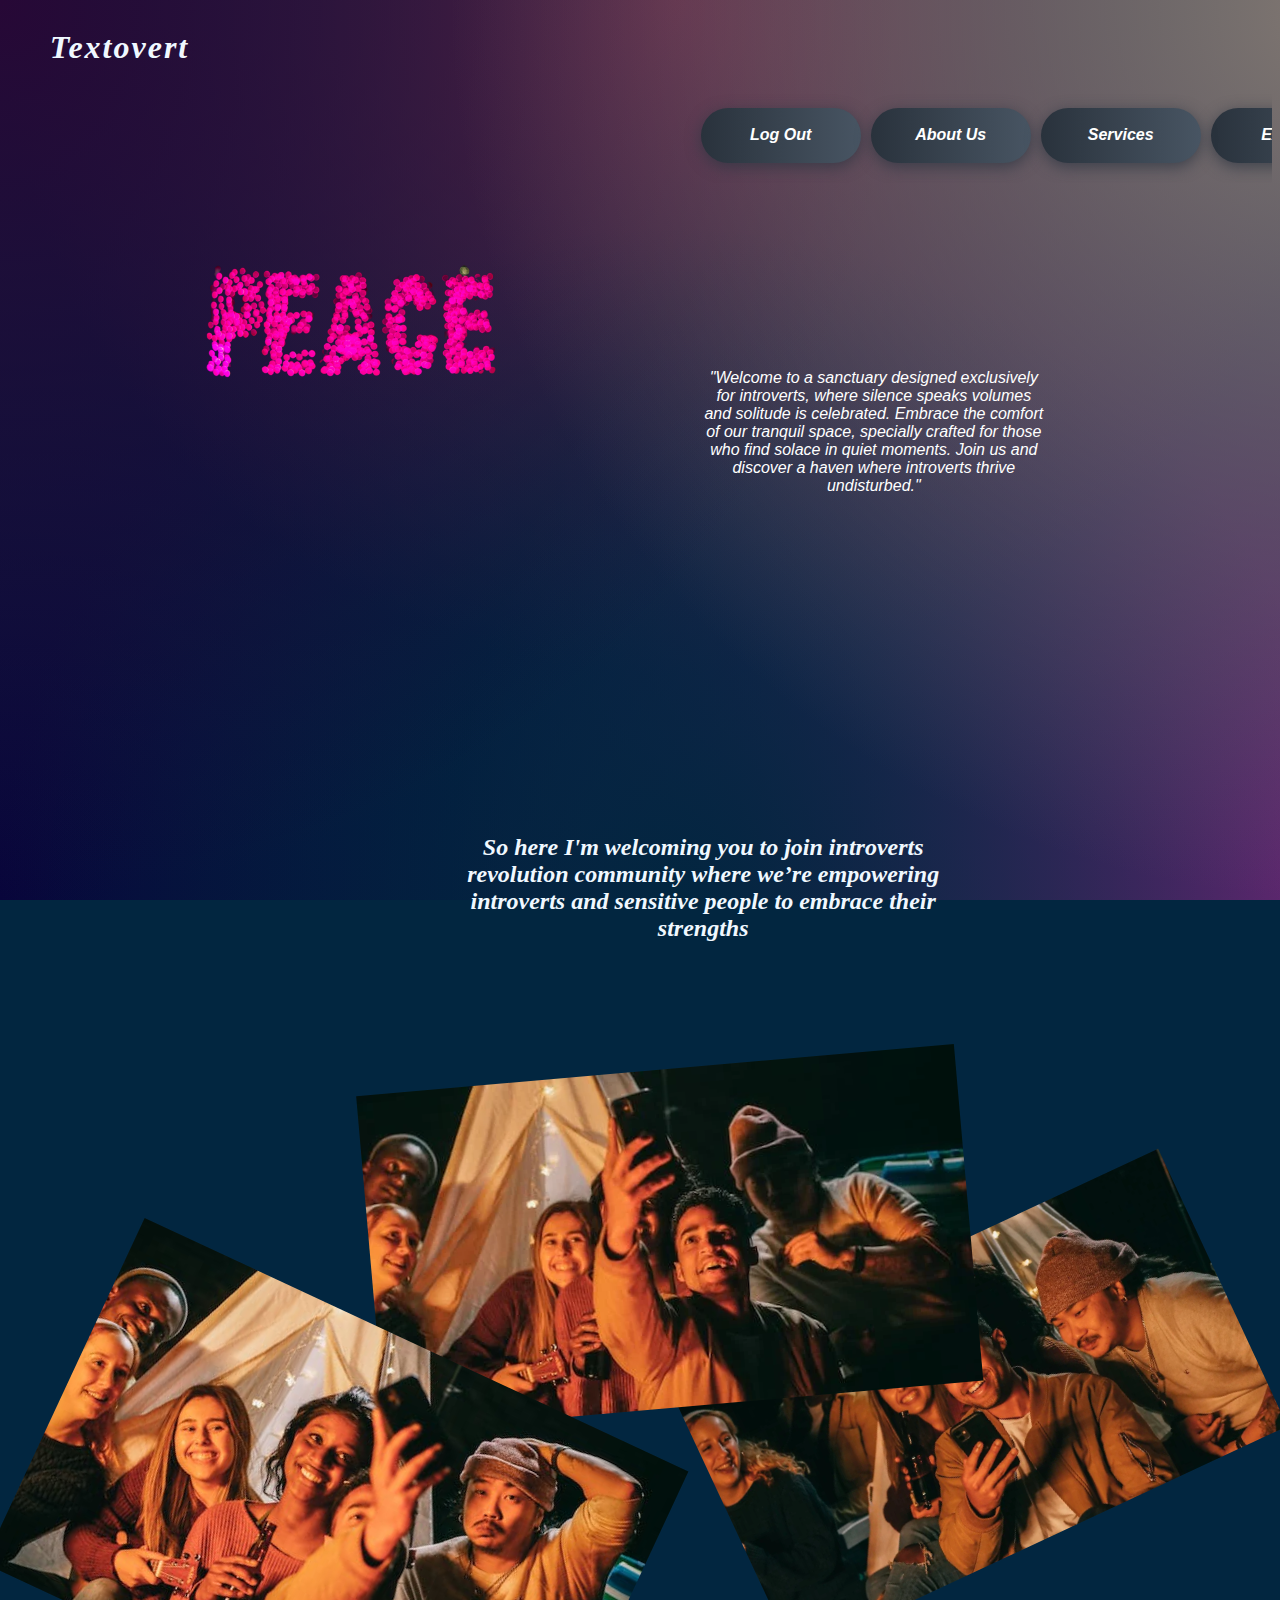
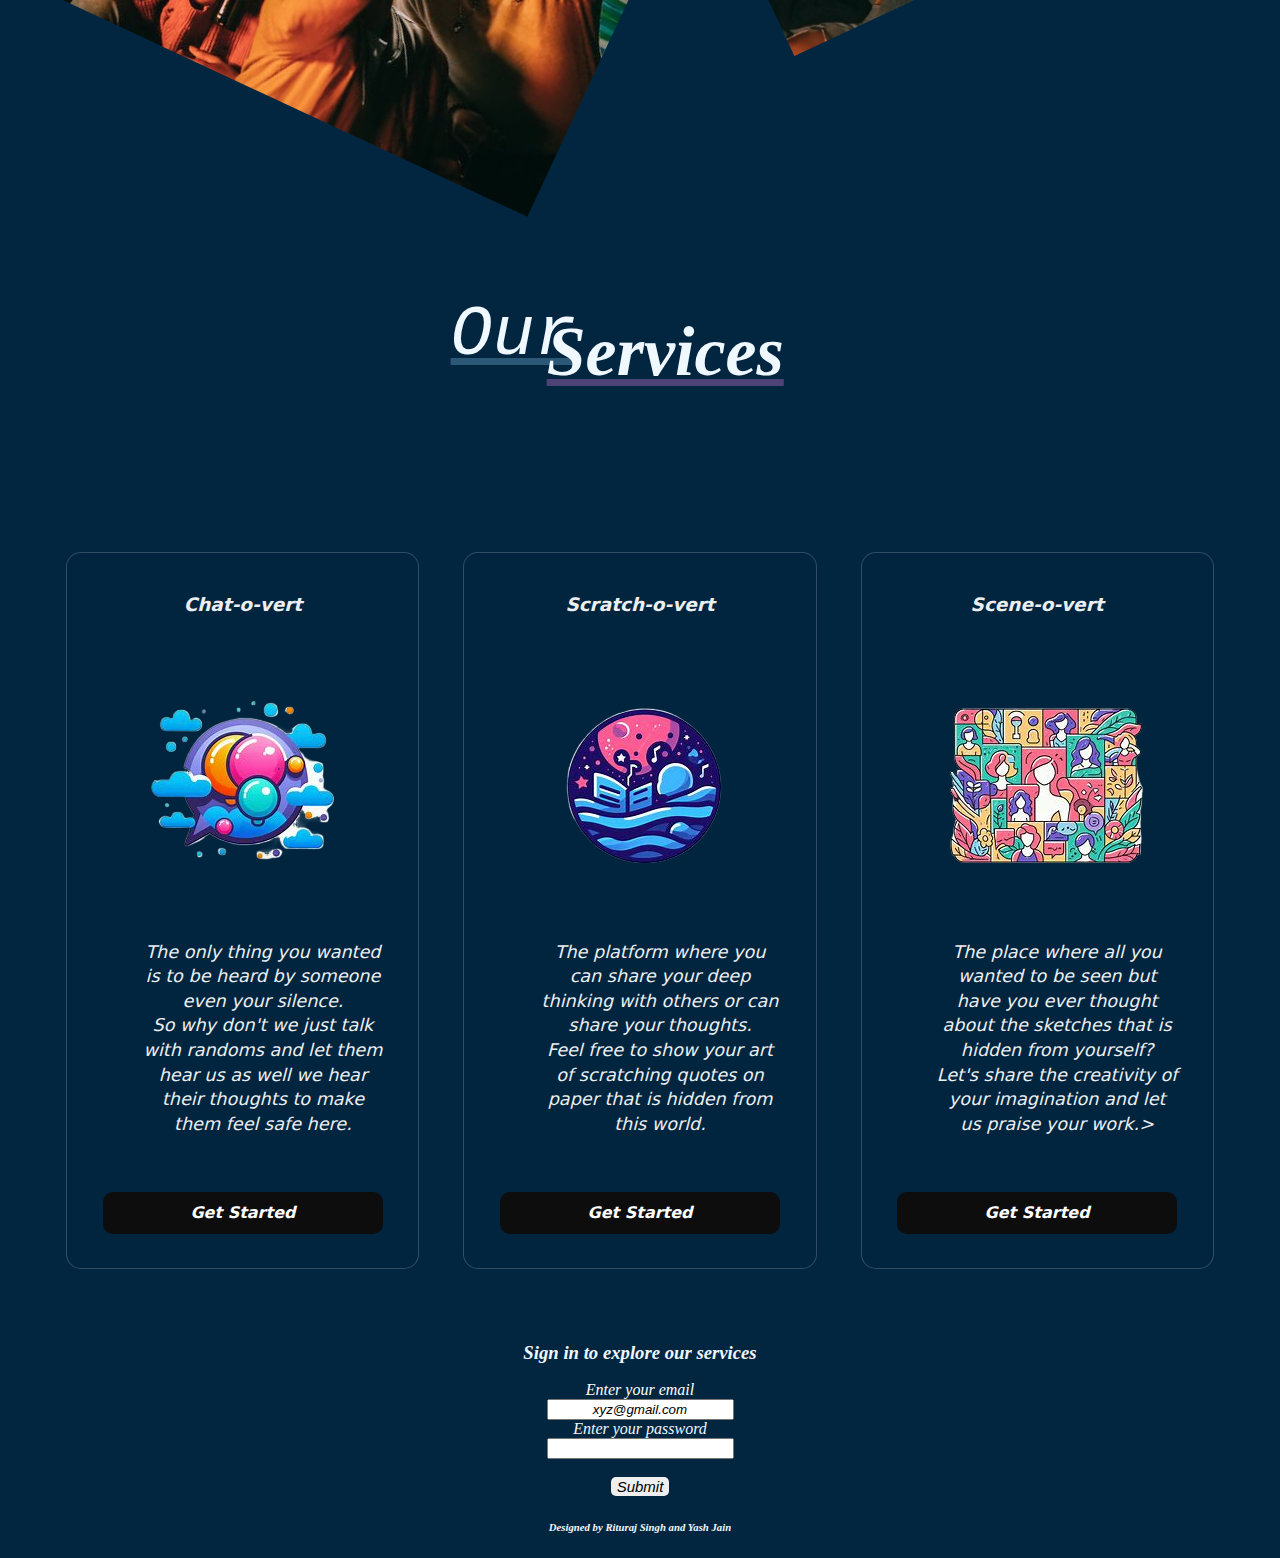
<file: templates/index.html>
<!DOCTYPE html>
    <head>
        <title>Textovert</title>
    </head>
    <link rel="stylesheet" href="/static/style.css">
<body>
    <div class="intro_part">
    <div class="bg">
    <div class="upper_head">
        <div class="t">
<h1>Textovert</h1></div>
<div class="menuBar">
    <div class="sign"><a href="/logout"><button class="bn632-hover bn25">Log Out</button></a></div>
    <div class="about"><a href="/about"><button class="bn632-hover bn25">About Us</button></div></a>
    <div class="ser"><a href="/sign"><button class="bn632-hover bn25">Services</button></div></a>
    <div class="#"><a href="#form"><button class="bn632-hover bn25">Explore</button></div></a>
  </div></div>
  <div class="intro">
    <img src="/static/pexels-jonathan-meyer-752473.png">
  </div>
<p>"Welcome to a sanctuary designed exclusively for introverts, where silence speaks volumes and solitude is celebrated. Embrace the comfort of our tranquil space, specially crafted for those who find solace in quiet moments. Join us and discover a haven where introverts thrive undisturbed."
</p>
</div>
    <br>
    <div class="two"><h2>So here I'm welcoming you to join introverts revolution community where we’re empowering introverts and sensitive people to embrace their strengths</h2></div>
     <div class="pic"><img src="/static/pexels-photo-7149136.webp">
     </div> <div class="pic1">
        <img src="/static/pexels-photo-7149138.webp"></div>
    <div class="pic2">
    <img src="/static/pexels-photo-7149140.jpeg"></div>    
<h1 class="serv_head">Our</h1><h1 class="serv_head1">Services</h1>
<div class="service">
    <main class="main flow">
        <div class="main__ser_prs ser_prs">
          <div class="ser_prs__inner">
            <div class="ser_prs__ser_pr ser_pr">
              <h2 class="ser_pr__heading">Chat-o-vert</h2>
              <img class="ser_pr__img"><img src="/static/OIG.png">
              <ul role="list" class="ser_pr__bullets flow">
                <li>The only thing you wanted is to be heard by someone even your silence.<br>
                    So why don't we just talk with randoms and let them hear us as well we hear their thoughts to make them feel safe here.</li>
              </ul>
              <a href="#" class="ser_pr__cta cta">Get Started</a>
            </div>
      
            <div class="ser_prs__ser_pr ser_pr">
              <h2 class="ser_pr__heading">Scratch-o-vert</h2>
              <img class="ser_pr__img"><img src="/static/OIG (1).png">
              <ul role="list" class="ser_pr__bullets flow">
                <li>The platform where you can share your deep thinking with others or can share your thoughts.<br>
                    Feel free to show your art of scratching quotes on paper that is hidden from this world.</li>
              </ul>
              <a href="#" class="ser_pr__cta cta">Get Started</a>
            </div>
            <div class="ser_prs__ser_pr ser_pr">
              <h2 class="ser_pr__heading">Scene-o-vert</h2>
              <img class="ser_pr__img"><img src="/static/OIG (1) (1).png">
              <ul role="list" class="ser_pr__bullets flow">
                <li>The place where all you wanted to be seen but have you ever thought about the sketches that is hidden from yourself?<br>
                    Let's share the creativity of your imagination and let us praise your work.></li>
              </ul>
              <a href="#" class="ser_pr__cta cta">Get Started</a>
            </div>
          </div>
          
          <div class="overlay ser_prs__inner"></div>
        </div>
      </main>
</div>
<script>
console.clear();

const ser_prsContainer = document.querySelector(".ser_prs");
const ser_prsContainerInner = document.querySelector(".ser_prs__inner");
const ser_prs = Array.from(document.querySelectorAll(".ser_pr"));
const overlay = document.querySelector(".overlay");

const applyOverlayMask = (e) => {
  const overlayEl = e.currentTarget;
  const x = e.pageX - ser_prsContainer.offsetLeft;
  const y = e.pageY - ser_prsContainer.offsetTop;

  overlayEl.style = `--opacity: 1; --x: ${x}px; --y:${y}px;`;
};

const createOverlayCta = (overlayser_pr, ctaEl) => {
  const overlayCta = document.createElement("div");
  overlayCta.classList.add("cta");
  overlayCta.textContent = ctaEl.textContent;
  overlayCta.setAttribute("aria-hidden", true);
  overlayser_pr.append(overlayCta);
};

const observer = new ResizeObserver((entries) => {
  entries.forEach((entry) => {
    const ser_prIndex = ser_prs.indexOf(entry.target);
    let width = entry.borderBoxSize[0].inlineSize;
    let height = entry.borderBoxSize[0].blockSize;

    if (ser_prIndex >= 0) {
      overlay.children[ser_prIndex].style.width = `${width}px`;
      overlay.children[ser_prIndex].style.height = `${height}px`;
    }
    const exploreButton = document.querySelector('.menuBar .explore-btn');

exploreButton.addEventListener('click', function(event) {
    event.preventDefault(); // Prevent the default behavior of the link click

    const formSection = document.getElementById('form');
    formSection.scrollIntoView({
        behavior: 'smooth' // Use smooth scrolling behavior
    });
});
  });
});

const initOverlayser_pr = (ser_prEl) => {
  const overlayser_pr = document.createElement("div");
  overlayser_pr.classList.add("ser_pr");
  createOverlayCta(overlayser_pr, ser_prEl.lastElementChild);
  overlay.append(overlayser_pr);
  observer.observe(ser_prEl);
};

ser_prs.forEach(initOverlayser_pr);
document.body.addEventListener("pointermove", applyOverlayMask);

      </script>
<footer class="Explore" action="#" method="post">
   <div class="expl"><h3>Sign in to explore our services</h3></div>
   <div class="Explore" id="form"> 
   <form id="#form">
        <label for="uname" class="email">Enter your email</label><br>
        <input type="email" id="uname" value="xyz@gmail.com"><br>
        <label for="pass" class="pass">Enter your password</label><br>
        <input type="password" id="pass"><br><br>
        <input type="submit" class="sub" value="Submit">
    </form></div>
</div>
<div class="closing">
    <h6>Designed by Rituraj Singh<a href="#"></a> and Yash Jain<a href="#"></a></h6>
</div></footer>
</body>
</html>
</file>
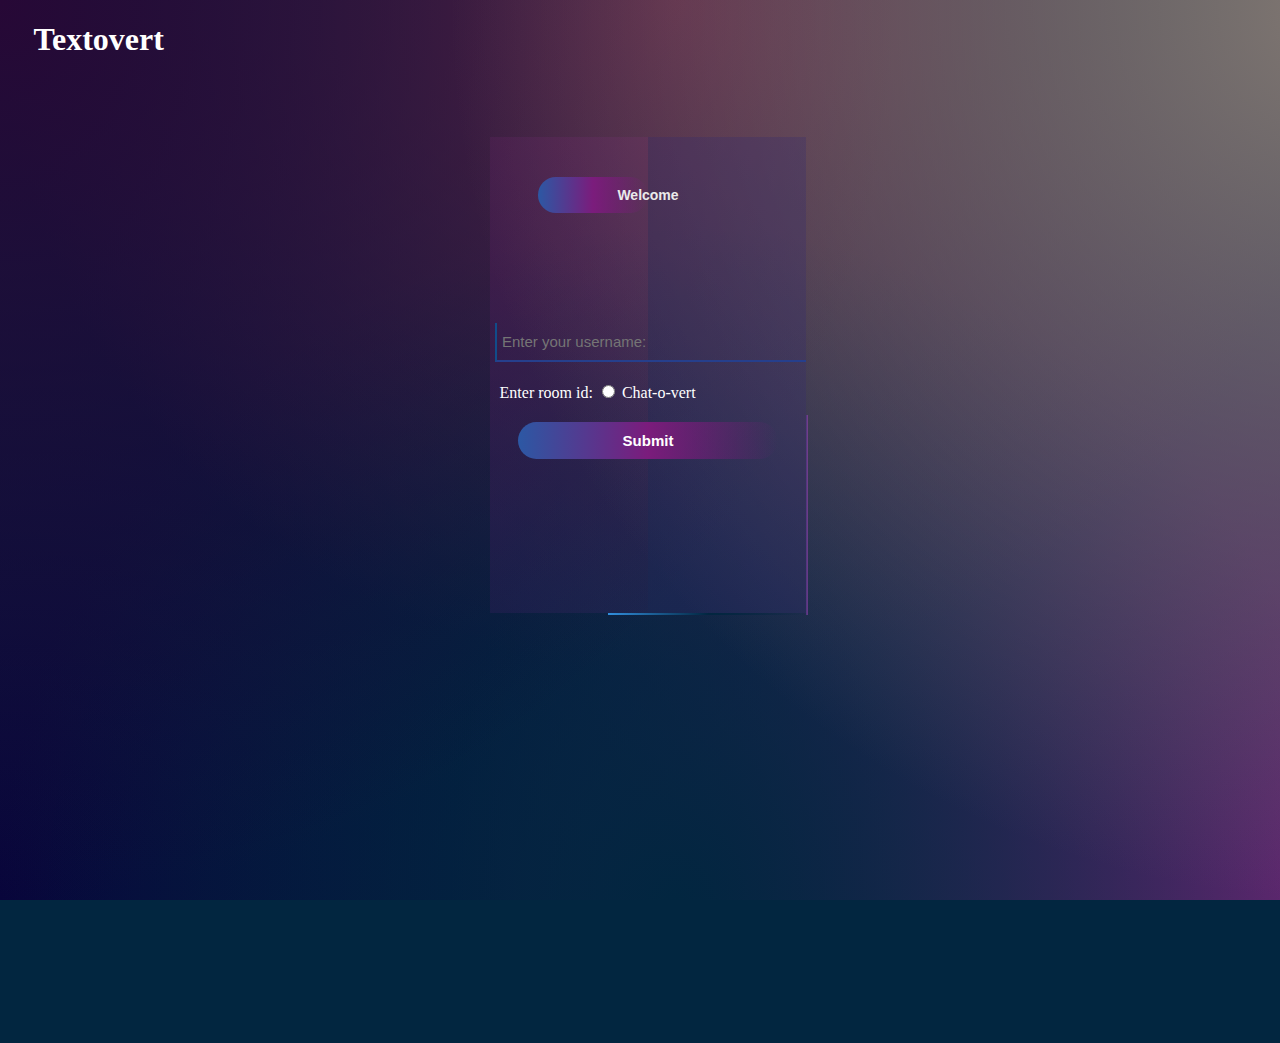
<file: templates/chat-o-vert.html>
<!DOCTYPE html>
<html lang="en">
<head>
    <meta charset="UTF-8">
    <title>Chat-o-vert</title>
    <link rel="stylesheet" href="/static/signup.css">
</head>
<body>
<div class="heading">
    <h1>
        Textovert
    </h1>
</div>
<div class="hero">
    <div class="main-box">
        <div class="form-box">
            <div id="after"></div>
            <div class="button-box">
                <div class="btn" id="btn"></div>
                <button id="log" type="button" class="toggle-btn" onclick="login()">Welcome</button>
            </div>
            <form action="/chat" class="form">
                <div>
                    <input type="text" name="username" class="input-field" placeholder="Enter your username:">
                </div>
                <div class="room">
                    <label>Enter room id:</label>
                    <input type="radio" name="room" value="Chat-o-vert">
                    <label for="Chat-o-vert">Chat-o-vert</label>
                </div>
                <button type="submit" class="submit-btn">Submit</button>
            </form>
        </div>
        <span class="sp sp-t"></span>
        <span class="sp sp-r"></span>
        <span class="sp sp-b"></span>
        <span class="sp sp-l"></span>
    </div>
</div>
<script>
    let x = document.getElementById("login");
    let y = document.getElementById("register");
    let z = document.getElementById("btn");
    let log = document.getElementById("log");
    let reg = document.getElementById("reg");
    let after = document.getElementById("after");

    function register() {
        x.style.left = "-500px";
        y.style.left = "0px";
        z.style.left = "110px";
        log.style.color = "rgb(234, 234, 235)";
        reg.style.color = "#252525";
        after.style.left = "0";
        after.style.top = "0";
    }
    function login() {
        x.style.left = "0px";
        y.style.left = "500px";
        z.style.left = "0px";
        reg.style.color = "rgb(234, 234, 235)";
        log.style.color = "#252525";
        after.style.left = "50%";
        after.style.top = "0";

    }
</script>
</body>
</html>
</file>
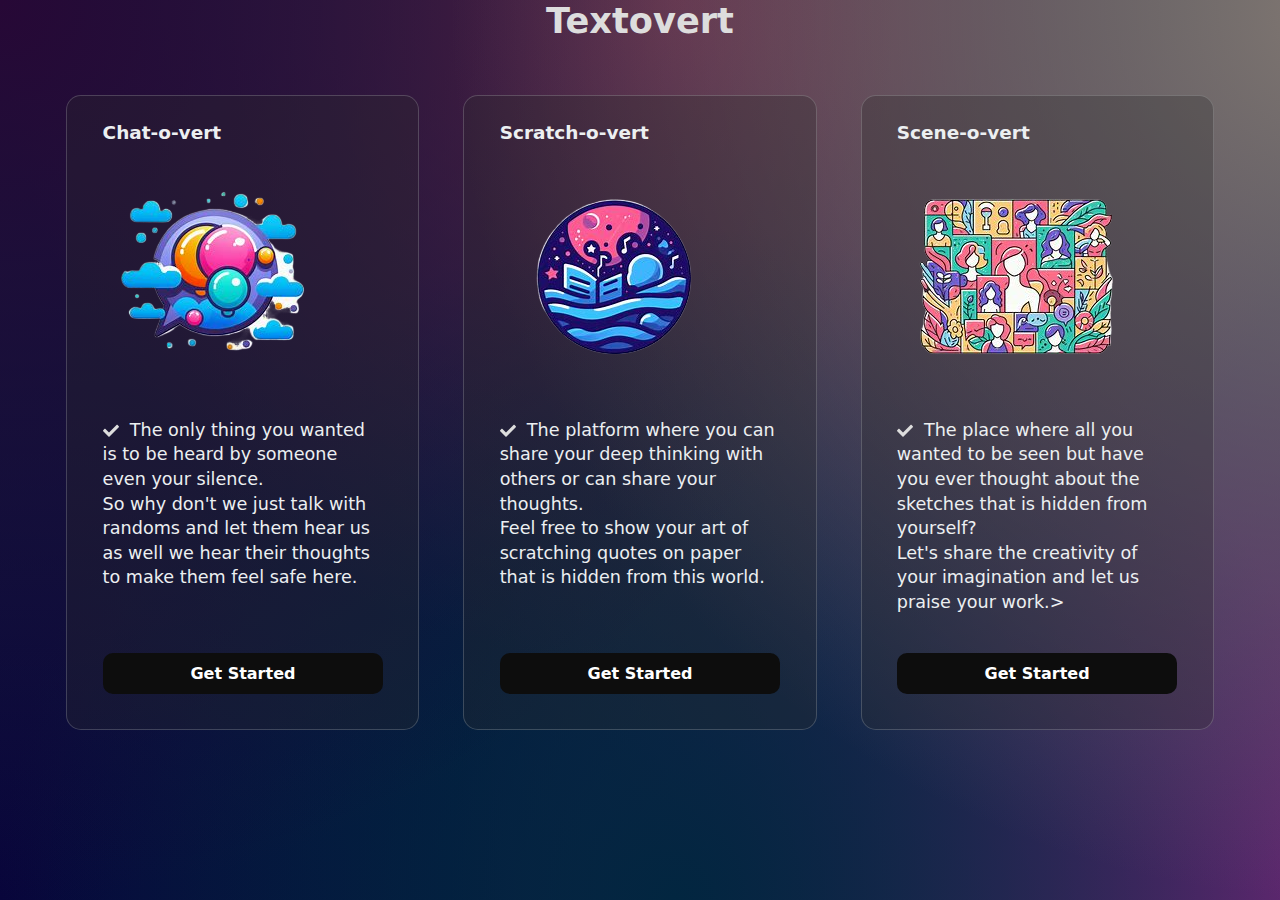
<file: templates/services.html>
<!DOCTYPE html>
<html lang="en">
<head>
    <meta charset="UTF-8">
    <meta name="viewport" content="width=device-width, initial-scale=1.0">
    <title>Services</title>
    <link rel="stylesheet" href="/static/services.css">
</head>
<body>
    <h1>Textovert</h1>
    <main class="main flow">
        <div class="main__ser_prs ser_prs">
          <div class="ser_prs__inner">
            <div class="ser_prs__ser_pr ser_pr">
              <h2 class="ser_pr__heading">Chat-o-vert</h2>
              <p class="ser_pr__img"><img src="/static/OIG.png"></p>
              <ul role="list" class="ser_pr__bullets flow">
                <li>The only thing you wanted is to be heard by someone even your silence.<br>
                    So why don't we just talk with randoms and let them hear us as well we hear their thoughts to make them feel safe here.</li>
              </ul>
              <a href="/chat-o-vert" class="ser_pr__cta cta">Get Started</a>
            </div>
      
            <div class="ser_prs__ser_pr ser_pr">
              <h2 class="ser_pr__heading">Scratch-o-vert</h2>
              <p class="ser_pr__img"><img src="/static/OIG (1).png"></p>
              <ul role="list" class="ser_pr__bullets flow">
                <li>The platform where you can share your deep thinking with others or can share your thoughts.<br>
                    Feel free to show your art of scratching quotes on paper that is hidden from this world.</li>
              </ul>
              <a href="#" class="ser_pr__cta cta">Get Started</a>
            </div>
      
            <div class="ser_prs__ser_pr ser_pr">
              <h2 class="ser_pr__heading">Scene-o-vert</h2>
              <p class="ser_pr__img"><img src="/static/OIG (1) (1).png"></p>
              <ul role="list" class="ser_pr__bullets flow">
                <li>The place where all you wanted to be seen but have you ever thought about the sketches that is hidden from yourself?<br>
                    Let's share the creativity of your imagination and let us praise your work.></li>
              </ul>
              <a href="#" class="ser_pr__cta cta">Get Started</a>
            </div>
          </div>
          
          <div class="overlay ser_prs__inner"></div>
        </div>
      </main>

      
<script>
        console.clear();

const ser_prsContainer = document.querySelector(".ser_prs");
const ser_prsContainerInner = document.querySelector(".ser_prs__inner");
const ser_prs = Array.from(document.querySelectorAll(".ser_pr"));
const overlay = document.querySelector(".overlay");

const applyOverlayMask = (e) => {
  const overlayEl = e.currentTarget;
  const x = e.pageX - ser_prsContainer.offsetLeft;
  const y = e.pageY - ser_prsContainer.offsetTop;

  overlayEl.style = `--opacity: 1; --x: ${x}px; --y:${y}px;`;
};

const createOverlayCta = (overlayser_pr, ctaEl) => {
  const overlayCta = document.createElement("div");
  overlayCta.classList.add("cta");
  overlayCta.textContent = ctaEl.textContent;
  overlayCta.setAttribute("aria-hidden", true);
  overlayser_pr.append(overlayCta);
};

const observer = new ResizeObserver((entries) => {
  entries.forEach((entry) => {
    const ser_prIndex = ser_prs.indexOf(entry.target);
    let width = entry.borderBoxSize[0].inlineSize;
    let height = entry.borderBoxSize[0].blockSize;

    if (ser_prIndex >= 0) {
      overlay.children[ser_prIndex].style.width = `${width}px`;
      overlay.children[ser_prIndex].style.height = `${height}px`;
    }
  });
});

const initOverlayser_pr = (ser_prEl) => {
  const overlayser_pr = document.createElement("div");
  overlayser_pr.classList.add("ser_pr");
  createOverlayCta(overlayser_pr, ser_prEl.lastElementChild);
  overlay.append(overlayser_pr);
  observer.observe(ser_prEl);
};

ser_prs.forEach(initOverlayser_pr);
document.body.addEventListener("pointermove", applyOverlayMask);

      </script>
</body>
</html>
</file>
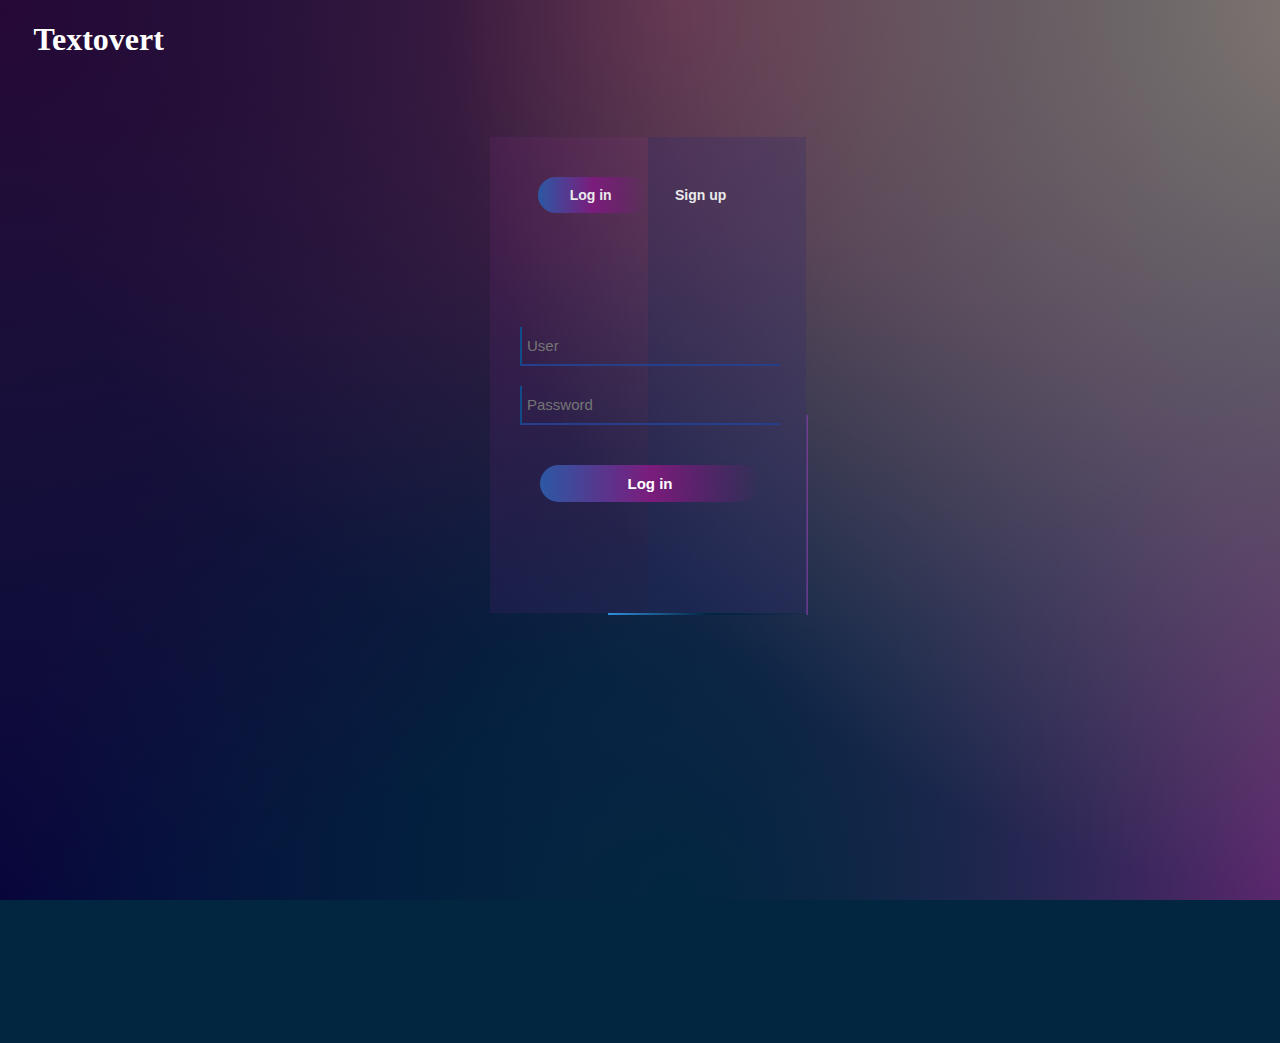
<file: templates/signup.html>
<!DOCTYPE html>
<html lang="en">
<head>
    <meta charset="UTF-8">
    <meta name="viewport" content="width=device-width, initial-scale=1.0">
    <title>Sign Up</title>
    <link rel="stylesheet" href="/static/signup.css">
</head>
<body>
	<div class="heading">
		<h1>
			Textovert
		</h1>
	</div>
    <div class="hero">
		<div class="main-box">
			<div class="form-box">
				<div id="after"></div>
				<div class="button-box">
					<div class="btn" id="btn"></div>
					<button id="log" type="button" class="toggle-btn" onclick="login()">Log in</button>
					<button id="reg" type="button" class="toggle-btn" onclick="register()">Sign up</button>
				</div>
				<form id="login" class="input-group" action="/login_validation" method="post">
					<input type="text" name="email" class="input-field" placeholder="User" required>
					<input id="pwd" type="Password" name="password" class="input-field" placeholder="Password" required>



					<input type="submit" class="submit-btn" value="Log in">
				</form>
				<form action="/add_user" method="post" id="register" class="input-group">
					<input type="text" class="input-field" name="uname" placeholder="User" required>
					<input type="email" class="input-field" name="uemail" placeholder="Email" required>
					<input id="upassword" type="Password" class="input-field" name="upassword" placeholder="Password" required>

					<input type="submit" class="submit-btn" value="Register">
				</form>
			</div>
			<span class="sp sp-t"></span>
			<span class="sp sp-r"></span>
			<span class="sp sp-b"></span>
			<span class="sp sp-l"></span>
		</div>
	</div>
    <script>
		let x = document.getElementById("login");
		let y = document.getElementById("register");
		let z = document.getElementById("btn");
		let log = document.getElementById("log");
		let reg = document.getElementById("reg");
		let after = document.getElementById("after");

		function register() {
			x.style.left = "-500px";
			y.style.left = "0px";
			z.style.left = "110px";
			log.style.color = "rgb(234, 234, 235)";
			reg.style.color = "#252525";
			after.style.left = "0";
			after.style.top = "0";
		}
		function login() {
			x.style.left = "0px";
			y.style.left = "500px";
			z.style.left = "0px";
			reg.style.color = "rgb(234, 234, 235)";
			log.style.color = "#252525";
			after.style.left = "50%";
			after.style.top = "0";

		}
	</script>
</body>
</html>
</file>
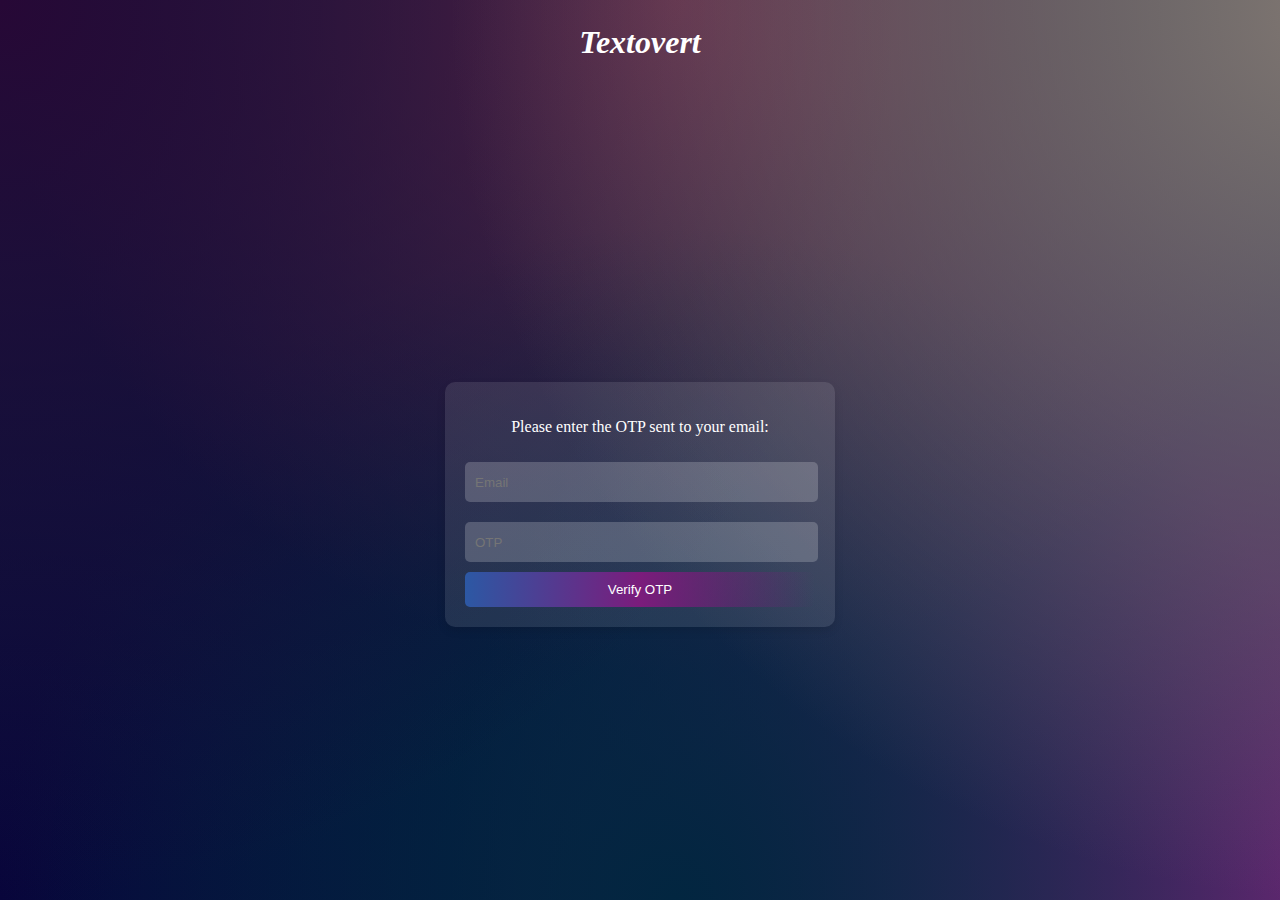
<file: templates/verify.html>
<!DOCTYPE html>
<html lang="en">

<head>
    <meta charset="UTF-8">
    <meta http-equiv="X-UA-Compatible" content="IE=edge">
    <meta name="viewport" content="width=device-width, initial-scale=1.0">
    <title>OTP Verification</title>
    <style>
        body {
            background-color: #022640;
            background-image: url("data:image/svg+xml,%3Csvg xmlns='http://www.w3.org/2000/svg' width='100%25' height='100%25' viewBox='0 0 1200 800'%3E%3Cdefs%3E%3CradialGradient id='a' cx='0' cy='800' r='800' gradientUnits='userSpaceOnUse'%3E%3Cstop offset='0' stop-color='%2308053b'/%3E%3Cstop offset='1' stop-color='%2308053b' stop-opacity='0'/%3E%3C/radialGradient%3E%3CradialGradient id='b' cx='1200' cy='800' r='800' gradientUnits='userSpaceOnUse'%3E%3Cstop offset='0' stop-color='%236d2776'/%3E%3Cstop offset='1' stop-color='%236d2776' stop-opacity='0'/%3E%3C/radialGradient%3E%3CradialGradient id='c' cx='600' cy='0' r='600' gradientUnits='userSpaceOnUse'%3E%3Cstop offset='0' stop-color='%236d2e4c'/%3E%3Cstop offset='1' stop-color='%236d2e4c' stop-opacity='0'/%3E%3C/radialGradient%3E%3CradialGradient id='d' cx='600' cy='800' r='600' gradientUnits='userSpaceOnUse'%3E%3Cstop offset='0' stop-color='%23022640'/%3E%3Cstop offset='1' stop-color='%23022640' stop-opacity='0'/%3E%3C/radialGradient%3E%3CradialGradient id='e' cx='0' cy='0' r='800' gradientUnits='userSpaceOnUse'%3E%3Cstop offset='0' stop-color='%23270836'/%3E%3Cstop offset='1' stop-color='%23270836' stop-opacity='0'/%3E%3C/radialGradient%3E%3CradialGradient id='f' cx='1200' cy='0' r='800' gradientUnits='userSpaceOnUse'%3E%3Cstop offset='0' stop-color='%23847973'/%3E%3Cstop offset='1' stop-color='%23847973' stop-opacity='0'/%3E%3C/radialGradient%3E%3C/defs%3E%3Crect fill='url(%23a)' width='1200' height='800'/%3E%3Crect fill='url(%23b)' width='1200' height='800'/%3E%3Crect fill='url(%23c)' width='1200' height='800'/%3E%3Crect fill='url(%23d)' width='1200' height='800'/%3E%3Crect fill='url(%23e)' width='1200' height='800'/%3E%3Crect fill='url(%23f)' width='1200' height='800'/%3E%3C/svg%3E");
            background-attachment: fixed;
            background-size: cover;
            width: 100%;
            color: #fff;
            display: flex;
            justify-content: center;
            align-items: center;
            height: 100vh;
            margin: 0;
            flex-direction: column;
        }

        .heading {
            margin-bottom: 30px;
            position: relative;
            bottom: 30%;
            text-align: center;
            font-style: italic;
            text-decoration: wavy;
        }

        .form-box {
            width: 350px;
            padding: 20px;
            background: rgba(255, 255, 255, 0.1);
            border-radius: 10px;
            box-shadow: 0 4px 8px rgba(0, 0, 0, 0.1);
            text-align: center;
        }

        .input-field {
            width: 95%;
            height: 20px;
            padding: 10px;
            margin: 10px 0;
            border: none;
            background: rgba(255, 255, 255, 0.2);
            color: #fff;
            border-radius: 5px;
            outline: none;
        }

        .submit-btn {
            width: 100%;
            padding: 10px;
            border: none;
                    background: linear-gradient(to left, transparent, rgb(123, 28, 124), #2c58a4);
            color: #fff;
            border-radius: 5px;
            cursor: pointer;
            transition:         background 0.3s;
        }

        .submit-btn:hover {
                    background: #a645bf;
        }
    </style>
</head>

<body>
    <div class="heading">
        <h1>Textovert</h1>
    </div>
    <div class="form-box">
        <p>Please enter the OTP sent to your email:</p>
        <form action="/verify_otp" method="post">
            <input type="email" class="input-field" id="email" name="email" placeholder="Email" required><br>
            <input type="text" class="input-field" id="otp" name="otp" placeholder="OTP" required><br>
            <input type="submit" class="submit-btn" value="Verify OTP">
        </form>
    </div>

    <script>
       let x = document.getElementById("login");
		let y = document.getElementById("register");
		let z = document.getElementById("btn");
		let log = document.getElementById("log");
		let reg = document.getElementById("reg");
		let after = document.getElementById("after");

		function register() {
			x.style.left = "-500px";
			y.style.left = "0px";
			z.style.left = "110px";
			log.style.color = "rgb(234, 234, 235)";
			reg.style.color = "#252525";
			after.style.left = "0";
			after.style.top = "0";
		}
		function login() {
			x.style.left = "0px";
			y.style.left = "500px";
			z.style.left = "0px";
			reg.style.color = "rgb(234, 234, 235)";
			log.style.color = "#252525";
			after.style.left = "50%";
			after.style.top = "0";

		}
    </script>
</body>

</html>
</file>
<file: static/style.css>
body{
    background-color: #022640;
    background-image: url("data:image/svg+xml,%3Csvg xmlns='http://www.w3.org/2000/svg' width='100%25' height='100%25' viewBox='0 0 1200 800'%3E%3Cdefs%3E%3CradialGradient id='a' cx='0' cy='800' r='800' gradientUnits='userSpaceOnUse'%3E%3Cstop offset='0' stop-color='%2308053b'/%3E%3Cstop offset='1' stop-color='%2308053b' stop-opacity='0'/%3E%3C/radialGradient%3E%3CradialGradient id='b' cx='1200' cy='800' r='800' gradientUnits='userSpaceOnUse'%3E%3Cstop offset='0' stop-color='%236d2776'/%3E%3Cstop offset='1' stop-color='%236d2776' stop-opacity='0'/%3E%3C/radialGradient%3E%3CradialGradient id='c' cx='600' cy='0' r='600' gradientUnits='userSpaceOnUse'%3E%3Cstop offset='0' stop-color='%236d2e4c'/%3E%3Cstop offset='1' stop-color='%236d2e4c' stop-opacity='0'/%3E%3C/radialGradient%3E%3CradialGradient id='d' cx='600' cy='800' r='600' gradientUnits='userSpaceOnUse'%3E%3Cstop offset='0' stop-color='%23022640'/%3E%3Cstop offset='1' stop-color='%23022640' stop-opacity='0'/%3E%3C/radialGradient%3E%3CradialGradient id='e' cx='0' cy='0' r='800' gradientUnits='userSpaceOnUse'%3E%3Cstop offset='0' stop-color='%23270836'/%3E%3Cstop offset='1' stop-color='%23270836' stop-opacity='0'/%3E%3C/radialGradient%3E%3CradialGradient id='f' cx='1200' cy='0' r='800' gradientUnits='userSpaceOnUse'%3E%3Cstop offset='0' stop-color='%23847973'/%3E%3Cstop offset='1' stop-color='%23847973' stop-opacity='0'/%3E%3C/radialGradient%3E%3C/defs%3E%3Crect fill='url(%23a)' width='1200' height='800'/%3E%3Crect fill='url(%23b)' width='1200' height='800'/%3E%3Crect fill='url(%23c)' width='1200' height='800'/%3E%3Crect fill='url(%23d)' width='1200' height='800'/%3E%3Crect fill='url(%23e)' width='1200' height='800'/%3E%3Crect fill='url(%23f)' width='1200' height='800'/%3E%3C/svg%3E");
    background-attachment: fixed;
    background-size: cover;
    
}
*{
    text-align: center;
    max-width: 100%;
    font-style: italic;
    box-sizing: border-box;
}
.intro{
    width: 30%;
    position: relative;
    bottom:20%;
    left: 10%;   
}
.pic{
    width: 43%;
    position: relative;
    top: 500px;
    left: 53%;
    transform: rotate(-25deg);
}
.pic1{
    position: relative;
    transform: rotate(-5deg) ;
}
.pic2{
    position: relative;
    width: max-content;
    bottom: 100px;
    
    transform: rotate(25deg);
}
.upper_head{
    color: aliceblue;
    text-align: center;
    position: relative;
    overflow: hidden;
    width: 100%;
    letter-spacing: 2px;
    overflow: hidden;
}
.t{
    position: relative;
    right: 7%;
    width: 400px;
    font-weight: bold;
}
.bn632-hover {
    width: 160px;
    font-size: 16px;
    font-weight: 600;
    color: #fff;
    cursor: pointer;
    margin: 20px;
    height: 55px;
    text-align:center;
    border: none;
    background-size: 300% 100%;
    border-radius: 50px;
    -moz-transition: all .4s ease-in-out;
    -o-transition: all .4s ease-in-out;
    -webkit-transition: all .4s ease-in-out;
    transition: all .4s ease-in-out;
  }
  
  .bn632-hover:hover {
    background-position: 100% 0;
    -moz-transition: all .4s ease-in-out;
    -o-transition: all .4s ease-in-out;
    -webkit-transition: all .4s ease-in-out;
    transition: all .4s ease-in-out;
  }
  
  .bn632-hover:focus {
    outline: none;
  }
  
  .bn632-hover.bn25 {
    background-image: linear-gradient(
      to right,
      #29323c,
      #485563,
      #2b5876,
      #4e4376
    );
    box-shadow: 0 4px 15px 0 rgba(45, 54, 65, 0.75);
  }

p{
    color: white;
    font-size: 28;
    width: 27%;
    position: relative;
    font-family: Verdana, Geneva, Tahoma, sans-serif;
    text-decoration: solid;
    left: 55%;
    bottom:85px;
    cursor: pointer;
}
.menuBar{
    display: flex;
    position: relative;
   left:46.1%;
   bottom:80;
}
.sign{
    position: relative;
    left: 90px;
}
.about{
    position: relative;
    left: 60px;
}
.ser{
    position: relative;
    left: 30px;
}
.serv_head{
    color:aliceblue;
    position: relative;
    right: 10%;
    top: 50px;
    font-family:'Courier New', Courier, monospace;
    font-weight: 100;
    font-style: italic;
    font-size: 70px;
    text-decoration: underline #2b5876;
    animation: floatUpDown 2.5s ease-in-out infinite;
}
@keyframes floatUpDown {
    0%,100% {
        transform: translateY(0);
    }
    50% {
        transform: translateY(-10px);
    }
}
.serv_head1{
    color: aliceblue;
    position: relative;
    bottom: 60px;
    left:2% ;
    font-style: italic;
    text-decoration:underline #4e4376;
    font-family:'Times New Roman', Times, serif;
    font-weight: 700;
    font-size: 70px;
    animation: floatUpDown1 2.5s infinite;
}
@keyframes floatUpDown1 {
    0%,100% {
        transform: translateY(-10px);
    }
    50% {
        transform: translateY(0);
    }
}
.service{
    display: grid;
    place-items: center;
    font-family: "League Spartan", system-ui, sans-serif;
    font-size: 1.1rem;
    line-height: 1.2;
    color: #ddd;
    }
.explore{
    color: aliceblue;
}
.closing{
    color: aliceblue;
}
footer.explore{
    color: aliceblue;
    display: flex;
    align-items: center;
    justify-content: space-between;
    flex-direction: column-reverse;
    gap: 8px;
    padding: 20px 0;
    text-align: center;
}
.two{
    position: relative;
    top: 200px;
    left: 35%;
    color: aliceblue;
    width: 40%;
    font-style: italic;
}
.expl{
    position: relative;
    bottom: 220px;
}
a{
    color: #fff;
    text-decoration: underline black;
}
.expl{
    color: aliceblue;
    position: relative;
    top: 1px;
}
.email{
    color: white;
}
.pass{
    color: aliceblue;
}
.sub{
    text-decoration: solid;
    font-size: 15px;
    border: #022640;
    border-radius: 5px;
    cursor: pointer;
}
.sub:hover{
    background-color:rgb(142, 179, 229);
}    
ul {
    list-style: none;
}    
.main {
    max-width: 75rem;
    padding: 3em 1.5em;
}
.ser_prs {
    position: relative;
}    
.ser_prs__inner {
    display: flex;
    flex-wrap: wrap;
    gap: 2.5em;
}    
.ser_pr {
    --flow-space: 0.5em;
    --hsl: var(--hue), var(--saturation), var(--lightness);
    flex: 1 1 14rem;
    padding: 1.5em 2em;
    display: grid;
    grid-template-rows: auto auto auto 1fr;
    align-items: start;
    gap: 1.25em;
    color: #eceff1;
    background-color:#0226403d;
    border: 1px solid #eceff133;
    border-radius: 15px;
}    
.ser_pr:nth-child(1) {
    --hue: 165;
    --saturation: 82.26%;
    --lightness: 51.37%;
}
    
    .ser_pr:nth-child(2) {
    --hue: 291.34;
    --saturation: 95.9%;
    --lightness: 61.76%;
}
    
.ser_pr:nth-child(3) {
    --hue: 338.69;
    --saturation: 100%;
    --lightness: 48.04%;
}    
.ser_pr__bullets {
    line-height: 1.4;
}    
.ser_pr__bullets li::before {
    display: inline-block;
    transform: translatey(0.25ch);
    margin-right: 1ch;
}    
.ser_pr__heading {
    font-size: 1.05em;
    font-weight: 600;
}
img{
    position: relative;
    left: 30px;
}
.flow > * + * {
    margin-top: var(--flow-space, 1.25em);
}    
.cta {
    display: block;
    align-self: end;
    margin: 1em 0 0.5em 0;
    text-align: center;
    text-decoration: none;
    color: #fff;
    background-color: #0d0d0d;
    padding: 0.7em;
    border-radius: 10px;
    font-size: 1rem;
    font-weight: 600;
}
.overlay {
    position: absolute;
    inset: 0;
    pointer-events: none;
    user-select: none;
    opacity: var(--opacity, 0);
    -webkit-mask: radial-gradient(
    25rem 25rem at var(--x) var(--y),
    #000 1%,
    transparent 50%
    );
    mask: radial-gradient(
    25rem 25rem at var(--x) var(--y),
    #000 1%,
    transparent 50%
    );
    transition: 400ms mask ease;
    will-change: mask;
}
.overlay .ser_pr {
    background-color: hsla(var(--hsl), 0.15);
    border-color: hsla(var(--hsl), 1);
    box-shadow: 0 0 0 1px inset hsl(var(--hsl));
}    
.overlay .cta {
    display: block;
    grid-row: -1;
    width: 100%;
    background-color: hsl(var(--hsl));
    box-shadow: 0 0 0 1px hsl(var(--hsl));
}
</file>
<file: static/signup.css>
body{
    background-color: #022640;
    background-image: url("data:image/svg+xml,%3Csvg xmlns='http://www.w3.org/2000/svg' width='100%25' height='100%25' viewBox='0 0 1200 800'%3E%3Cdefs%3E%3CradialGradient id='a' cx='0' cy='800' r='800' gradientUnits='userSpaceOnUse'%3E%3Cstop offset='0' stop-color='%2308053b'/%3E%3Cstop offset='1' stop-color='%2308053b' stop-opacity='0'/%3E%3C/radialGradient%3E%3CradialGradient id='b' cx='1200' cy='800' r='800' gradientUnits='userSpaceOnUse'%3E%3Cstop offset='0' stop-color='%236d2776'/%3E%3Cstop offset='1' stop-color='%236d2776' stop-opacity='0'/%3E%3C/radialGradient%3E%3CradialGradient id='c' cx='600' cy='0' r='600' gradientUnits='userSpaceOnUse'%3E%3Cstop offset='0' stop-color='%236d2e4c'/%3E%3Cstop offset='1' stop-color='%236d2e4c' stop-opacity='0'/%3E%3C/radialGradient%3E%3CradialGradient id='d' cx='600' cy='800' r='600' gradientUnits='userSpaceOnUse'%3E%3Cstop offset='0' stop-color='%23022640'/%3E%3Cstop offset='1' stop-color='%23022640' stop-opacity='0'/%3E%3C/radialGradient%3E%3CradialGradient id='e' cx='0' cy='0' r='800' gradientUnits='userSpaceOnUse'%3E%3Cstop offset='0' stop-color='%23270836'/%3E%3Cstop offset='1' stop-color='%23270836' stop-opacity='0'/%3E%3C/radialGradient%3E%3CradialGradient id='f' cx='1200' cy='0' r='800' gradientUnits='userSpaceOnUse'%3E%3Cstop offset='0' stop-color='%23847973'/%3E%3Cstop offset='1' stop-color='%23847973' stop-opacity='0'/%3E%3C/radialGradient%3E%3C/defs%3E%3Crect fill='url(%23a)' width='1200' height='800'/%3E%3Crect fill='url(%23b)' width='1200' height='800'/%3E%3Crect fill='url(%23c)' width='1200' height='800'/%3E%3Crect fill='url(%23d)' width='1200' height='800'/%3E%3Crect fill='url(%23e)' width='1200' height='800'/%3E%3Crect fill='url(%23f)' width='1200' height='800'/%3E%3C/svg%3E");
    background-attachment: fixed;
    background-size: cover;
    width: 100%;
    height: 100%;
    
}
h1{
    color: #fff;
    position: relative;
    left: 2%;
}
.hero {
    min-height: 100vh;
    width: 100%;
}

div {
    box-sizing: border-box;
}
.main-box {
    width: 320px;
    height: 480px;
    position: relative;
    margin: 6% auto;
    background: #1b1b1b00;
    display: flex;
    justify-content: center;
    align-items: center;
    overflow: hidden;
}
.sp {
    position: absolute;
    transition: 0.5s;
}
.sp-t {
    top: 0;
    right: 0;
    width: 200px;
    height: 2px;
    background: linear-gradient(to left, transparent, #a645bf, #022640);
    animation: anim2 2s linear infinite;
    transform: translateY(-300%);
    animation-delay: 0.8s;
}
.sp-r {
    bottom: 0;
    right: 0;
    width: 2px;
    height: 200px;
    background: linear-gradient(to left, transparent, #a645bf,#022640);
    animation: anim1 2s linear infinite;
    animation-delay: 0s;
}

.sp-b {
    right: 0;
    bottom: 0;
    width: 200px;
    height: 2px;
    background: linear-gradient(to left, transparent, #022640, #318fdd);
    animation: anim2 2s linear infinite;
}

.sp-l {
    left: 0;
    top: 0;
    width: 2px;
    height: 200px;
    background: linear-gradient(to left, transparent, #022640, #318fdd);
    animation: anim1 2s linear infinite;
    animation-delay: 1s;
    transform: translateX(-300%);
}

@keyframes anim1 {
    0% {
        transform: translateY(300%);

    }

    100% {
        transform: translateY(-300%);

    }
}

@keyframes anim2 {
    0% {
        transform: translateX(300%);
    }

    100% {
        transform: translateX(-300%);

    }
}
.form-box {
    width: 316px;
    height: 476px;
    position: relative;
    background: #c938d114;
    padding: 5px;
    overflow: hidden;
    z-index: 5;
}

#after {
    width: 50%;
    height: 100%;
    content: "";
    position: absolute;
    top: 0;
    left: 50%;
    background: #152c5b3f;
    z-index: -1;
    transition: 0.5s;
}

.button-box {
    width: 220px;
    margin: 35px auto 30px auto;
    position: relative;

    border-radius: 30px;
    display: flex;
    justify-content: space-around;
    animation: animBTN 5s linear infinite;
}

@keyframes animBTN {
    0% {
        box-shadow: 0 0 10px 9px rgba(159, 44, 136, 0.5);
    }

    33% {
        box-shadow: 0 0 10px 9px rgba(200, 97, 156, 0.199);

    }

    66.9% {
        box-shadow: 0 0 10px 9px rgba(150, 18, 135, 0.3);

    }

    100% {
        box-shadow: 0 0 10px 9px rgba(100, 5, 89, 0.3);
    }
}

.toggle-btn {
    padding: 10px 30px;
    cursor: pointer;
    background: transparent;
    border: 0;
    font-size: 14px;
    font-weight: bold;
    color: rgb(234, 234, 235);
    outline: none;
    position: relative;
    transition: 0.5s;
}

#btn {
    position: absolute;
    top: 0;
    left: 0;

    width: 110px;
    height: 100%;
    background: linear-gradient(to left, transparent, rgb(123, 28, 124), #2c58a4);
    border-radius: 30px;
    transition: 0.5s;
}
label{
    color: #fff;
}
.form{
    position: relative;
    top: 15%;
}
.room{
    position: relative;
    left: 1.5%;
    top: 10px;
}
.input-group {
    width: 320px;
    display: flex;
    flex-wrap: wrap;
    justify-content: center;
    top: 180px;
    position: absolute;
    padding: 0 30px;
    transition: 0.5s;
    box-sizing: border-box;
}
.msg{
    position: relative;
    top: 530px;
}
.input-field {
    width: 100%;
    padding: 10px 5px;
    margin: 10px 0;
    border-top: 0;
    border-left: 2px solid #114c8a;
    border-right: 0;
    border-bottom: 2px solid #263f8c;
    outline: none;
    background: transparent;
    color: rgb(234, 234, 235);
    font-size: 15px;
    transition: 0.5s;
}

.input-field:focus {
    border-left: 2px solid transparent;
    border-bottom: 2px solid transparent;
    animation: animINP 5s linear infinite,
        animBTN 5s linear infinite;
    ;
}

.submit-btn {
    width: 85%;
    padding: 10px 30px;
    cursor: pointer;
    display: block;
    margin: 30px auto 0 auto;
    background: linear-gradient(to left, transparent,  rgb(123, 28, 124), #2c58a4);
    border: 0;
    outline: none;
    border-radius: 30px;
    position: relative;
    z-index: 5;
    box-sizing: border-box;
    color: #fff;
    font-weight: bold;
    font-size: 15px;
    transition: 0.5s;
}

.submit-btn:hover {

    background:#a645bf;
    color:black;
    border-radius: 30px;
    box-shadow: inset 4px 4px 6px -1px rgba(38, 38, 183, 0.388),
        inset 4px 4px 6px -1px rgba(203, 66, 201, 0.633),
        0 0 5px #00fffc,
        0 0 25px #2ddcd9,
        0 0 50px #53b6b5,
        0 0 100px #38b2da;
}
.span {
    margin: 20px 0;
    color: rgb(234, 234, 235);
    font-size: 12px;
    display: flex;
    justify-content: center;
    align-items: center;
}

.check-box {
    margin: 0 10px;
    padding: 0;
}

#login {
    left: 0px;
}

#register {
    left: 500px;
}



@keyframes a {
    0% {
        background-position: 0%;
    }

    100% {
        background-position: 400%;
    }
}

@keyframes animBTN {
    0% {
        box-shadow: 0 0 10px 9px rgba(16, 60, 131, 0.347);
    }

    33% {
        box-shadow: 0 0 10px 9px rgba(134, 20, 146, 0.851);

    }

    66.9% {
        box-shadow: 0 0 10px 9px rgba(93, 16, 175, 0.608);

    }

    100% {
        box-shadow: 0 0 10px 9px rgba(81, 24, 172, 0.579);
    }
}
</file>
<file: static/services.css>
*,
*::after,
*::before {
box-sizing: border-box;
margin: 0;
padding: 0;
}
body {
display: grid;
place-items: center;
font-family: "League Spartan", system-ui, sans-serif;
font-size: 1.1rem;
line-height: 1.2;
background-color: #022640;
background-image: url("data:image/svg+xml,%3Csvg xmlns='http://www.w3.org/2000/svg' width='100%25' height='100%25' viewBox='0 0 1200 800'%3E%3Cdefs%3E%3CradialGradient id='a' cx='0' cy='800' r='800' gradientUnits='userSpaceOnUse'%3E%3Cstop offset='0' stop-color='%2308053b'/%3E%3Cstop offset='1' stop-color='%2308053b' stop-opacity='0'/%3E%3C/radialGradient%3E%3CradialGradient id='b' cx='1200' cy='800' r='800' gradientUnits='userSpaceOnUse'%3E%3Cstop offset='0' stop-color='%236d2776'/%3E%3Cstop offset='1' stop-color='%236d2776' stop-opacity='0'/%3E%3C/radialGradient%3E%3CradialGradient id='c' cx='600' cy='0' r='600' gradientUnits='userSpaceOnUse'%3E%3Cstop offset='0' stop-color='%236d2e4c'/%3E%3Cstop offset='1' stop-color='%236d2e4c' stop-opacity='0'/%3E%3C/radialGradient%3E%3CradialGradient id='d' cx='600' cy='800' r='600' gradientUnits='userSpaceOnUse'%3E%3Cstop offset='0' stop-color='%23022640'/%3E%3Cstop offset='1' stop-color='%23022640' stop-opacity='0'/%3E%3C/radialGradient%3E%3CradialGradient id='e' cx='0' cy='0' r='800' gradientUnits='userSpaceOnUse'%3E%3Cstop offset='0' stop-color='%23270836'/%3E%3Cstop offset='1' stop-color='%23270836' stop-opacity='0'/%3E%3C/radialGradient%3E%3CradialGradient id='f' cx='1200' cy='0' r='800' gradientUnits='userSpaceOnUse'%3E%3Cstop offset='0' stop-color='%23847973'/%3E%3Cstop offset='1' stop-color='%23847973' stop-opacity='0'/%3E%3C/radialGradient%3E%3C/defs%3E%3Crect fill='url(%23a)' width='1200' height='800'/%3E%3Crect fill='url(%23b)' width='1200' height='800'/%3E%3Crect fill='url(%23c)' width='1200' height='800'/%3E%3Crect fill='url(%23d)' width='1200' height='800'/%3E%3Crect fill='url(%23e)' width='1200' height='800'/%3E%3Crect fill='url(%23f)' width='1200' height='800'/%3E%3C/svg%3E");
background-attachment: fixed;
background-size: cover;
color: #ddd;
}

ul {
list-style: none;
}

.main {
max-width: 75rem;
padding: 3em 1.5em;
}
.ser_prs {
position: relative;
}

.ser_prs__inner {
display: flex;
flex-wrap: wrap;
gap: 2.5em;
}

.ser_pr {
--flow-space: 0.5em;
--hsl: var(--hue), var(--saturation), var(--lightness);
flex: 1 1 14rem;
padding: 1.5em 2em;
display: grid;
grid-template-rows: auto auto auto 1fr;
align-items: start;
gap: 1.25em;
color: #eceff1;
background-color: #2b2b2b4c;
border: 1px solid #eceff133;
border-radius: 15px;
}

.ser_pr:nth-child(1) {
--hue: 165;
--saturation: 82.26%;
--lightness: 51.37%;
}

.ser_pr:nth-child(2) {
--hue: 291.34;
--saturation: 95.9%;
--lightness: 61.76%;
}

.ser_pr:nth-child(3) {
--hue: 338.69;
--saturation: 100%;
--lightness: 48.04%;
}

.ser_pr__bullets {
line-height: 1.4;
}

.ser_pr__bullets li::before {
display: inline-block;
content: url("data:image/svg+xml,%3Csvg xmlns='http://www.w3.org/2000/svg' viewBox='0 0 512 512' width='16' title='check' fill='%23dddddd'%3E%3Cpath d='M173.898 439.404l-166.4-166.4c-9.997-9.997-9.997-26.206 0-36.204l36.203-36.204c9.997-9.998 26.207-9.998 36.204 0L192 312.69 432.095 72.596c9.997-9.997 26.207-9.997 36.204 0l36.203 36.204c9.997 9.997 9.997 26.206 0 36.204l-294.4 294.401c-9.998 9.997-26.207 9.997-36.204-.001z' /%3E%3C/svg%3E");
transform: translatey(0.25ch);
margin-right: 1ch;
}

.ser_pr__heading {
font-size: 1.05em;
font-weight: 600;
}
.flow > * + * {
margin-top: var(--flow-space, 1.25em);
}

.cta {
display: block;
align-self: end;
margin: 1em 0 0.5em 0;
text-align: center;
text-decoration: none;
color: #fff;
background-color: #0d0d0d;
padding: 0.7em;
border-radius: 10px;
font-size: 1rem;
font-weight: 600;
}

.overlay {
position: absolute;
inset: 0;
pointer-events: none;
user-select: none;
opacity: var(--opacity, 0);
-webkit-mask: radial-gradient(
25rem 25rem at var(--x) var(--y),
#000 1%,
transparent 50%
);
mask: radial-gradient(
25rem 25rem at var(--x) var(--y),
#000 1%,
transparent 50%
);
transition: 400ms mask ease;
will-change: mask;
}

.overlay .ser_pr {
background-color: hsla(var(--hsl), 0.15);
box-shadow: 0 0 0 1px inset hsl(var(--hsl));
}

.overlay .cta {
display: block;
grid-row: -1;
width: 100%;
background-color: hsl(var(--hsl));
box-shadow: 0 0 0 1px hsl(var(--hsl));
}
</file>
